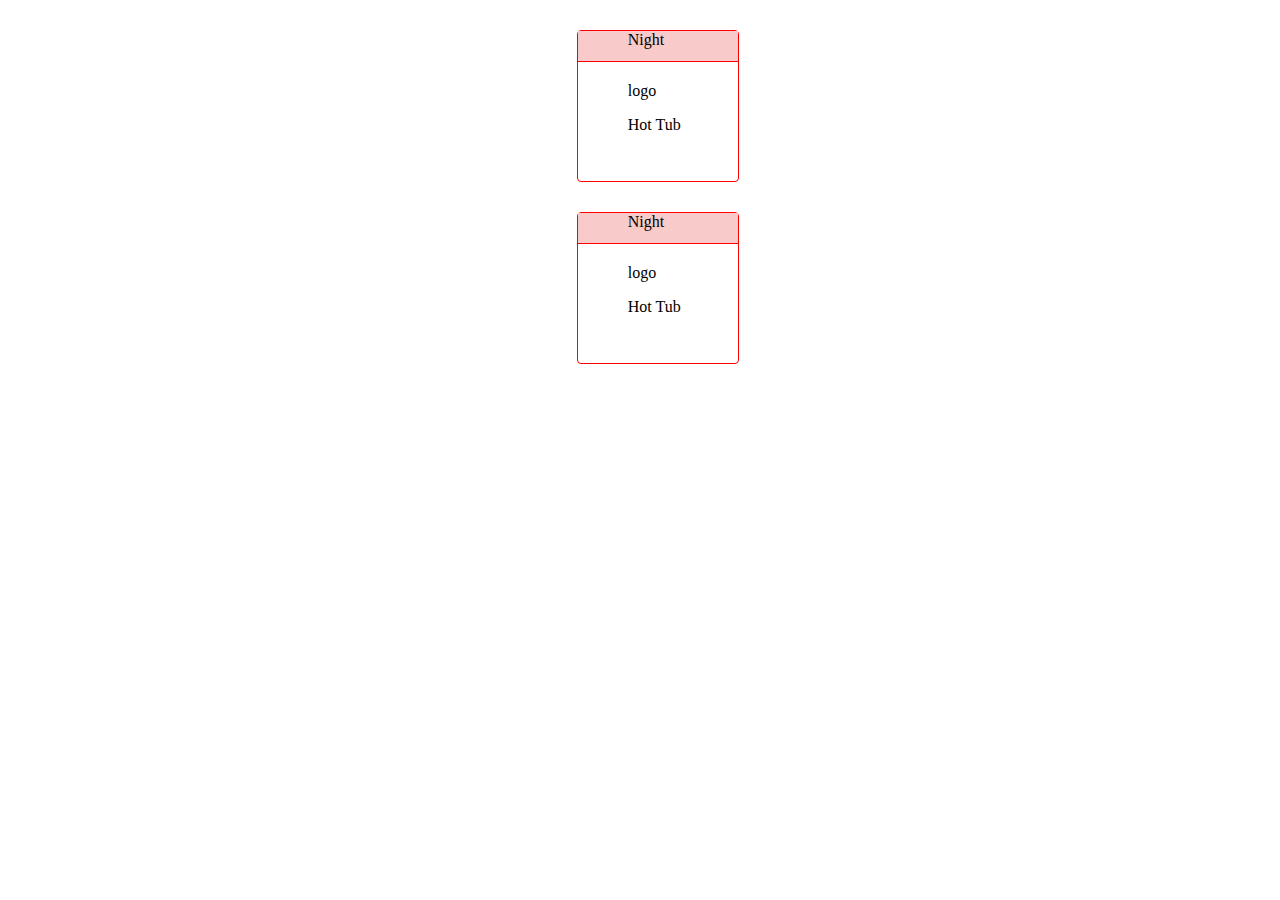
<file: index.html>
<!DOCTYPE html>
<html lang="en">
  <head>
    <meta charset="UTF-8" />
    <meta name="viewport" content="width=device-width, initial-scale=1.0" />
    <title>Document</title>

    <style>
      .big-box {
        border: 1px solid red;

        border-radius: 4px;
        height: 150px;
        width: 160px;
        margin-top: 30px;
        margin-left: 45%;
      }

      .box1 {
        height: 30px;
        background-color: #f9caca;
        border-bottom: 1px solid red;
        padding-left: 50px;
      }
      .box2 {
        padding: 20px 0;
        padding-left: 50px;
      }
    </style>
  </head>

  <body>
    <div class="big-box">
      <div class="box1">Night</div>
      <div class="box2">
        <span>logo</span>
        <p>Hot Tub</p>
      </div>
    </div>

    <div class="big-box">
      <div class="box1">Night</div>
      <div class="box2">
        <span>logo</span>
        <p>Hot Tub</p>
      </div>
    </div>
  </body>
</html>
</file>
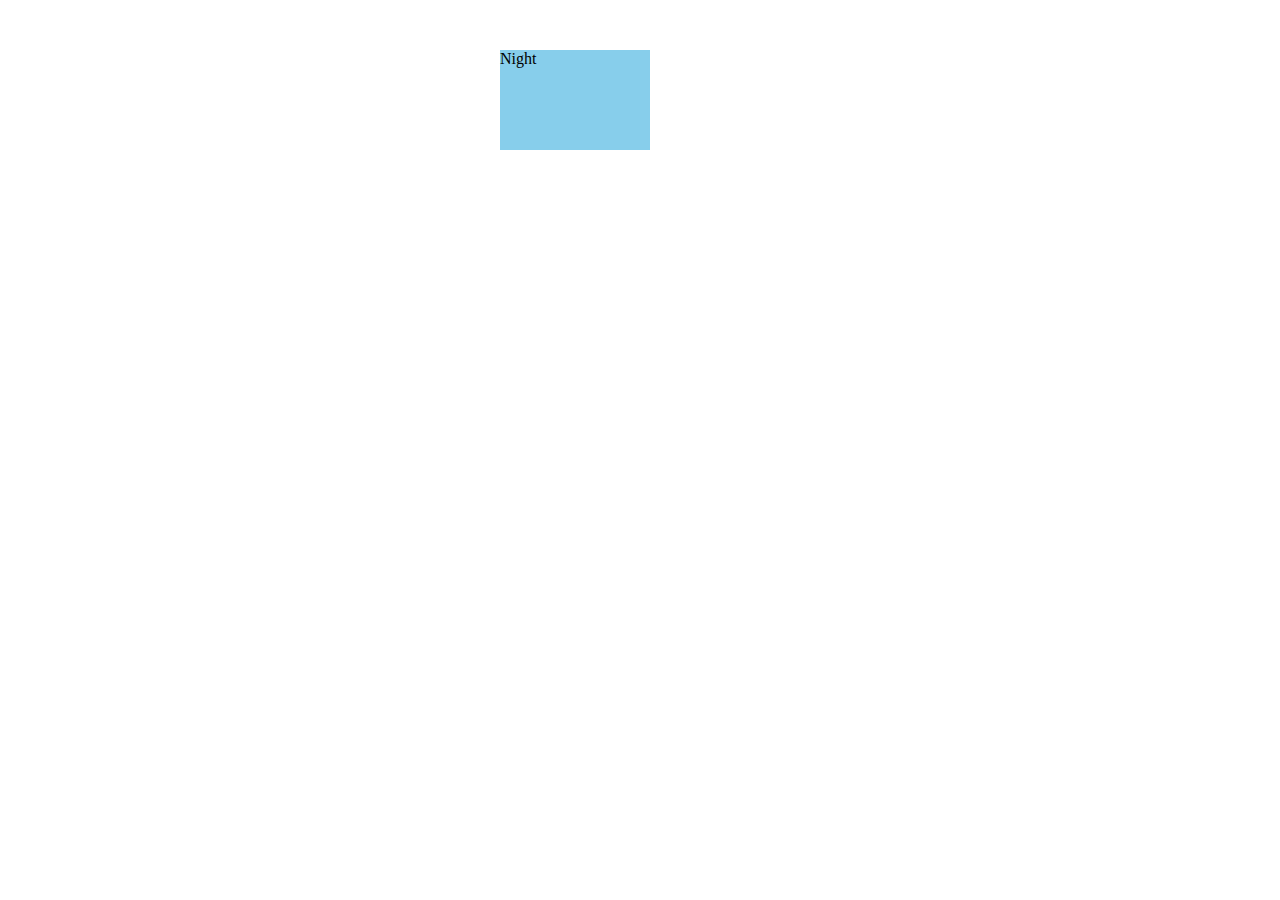
<file: absolute.html>
<!DOCTYPE html>
<html lang="en">
  <head>
    <meta charset="UTF-8" />
    <meta name="viewport" content="width=device-width, initial-scale=1.0" />
    <title>Document</title>
  </head>

  <style>
    .big-circle {
      width: 150px;
      height: 100px;
      background-color: skyblue;
      position: absolute; /* This lets you move it anywhere */
      top: 50px; /* Distance from the top of the page */
      left: 500px; /* Distance from the left side of the page */
    }
  </style>
  <body>
    <div class="big-circle">Night</div>
  </body>
</html>
</file>
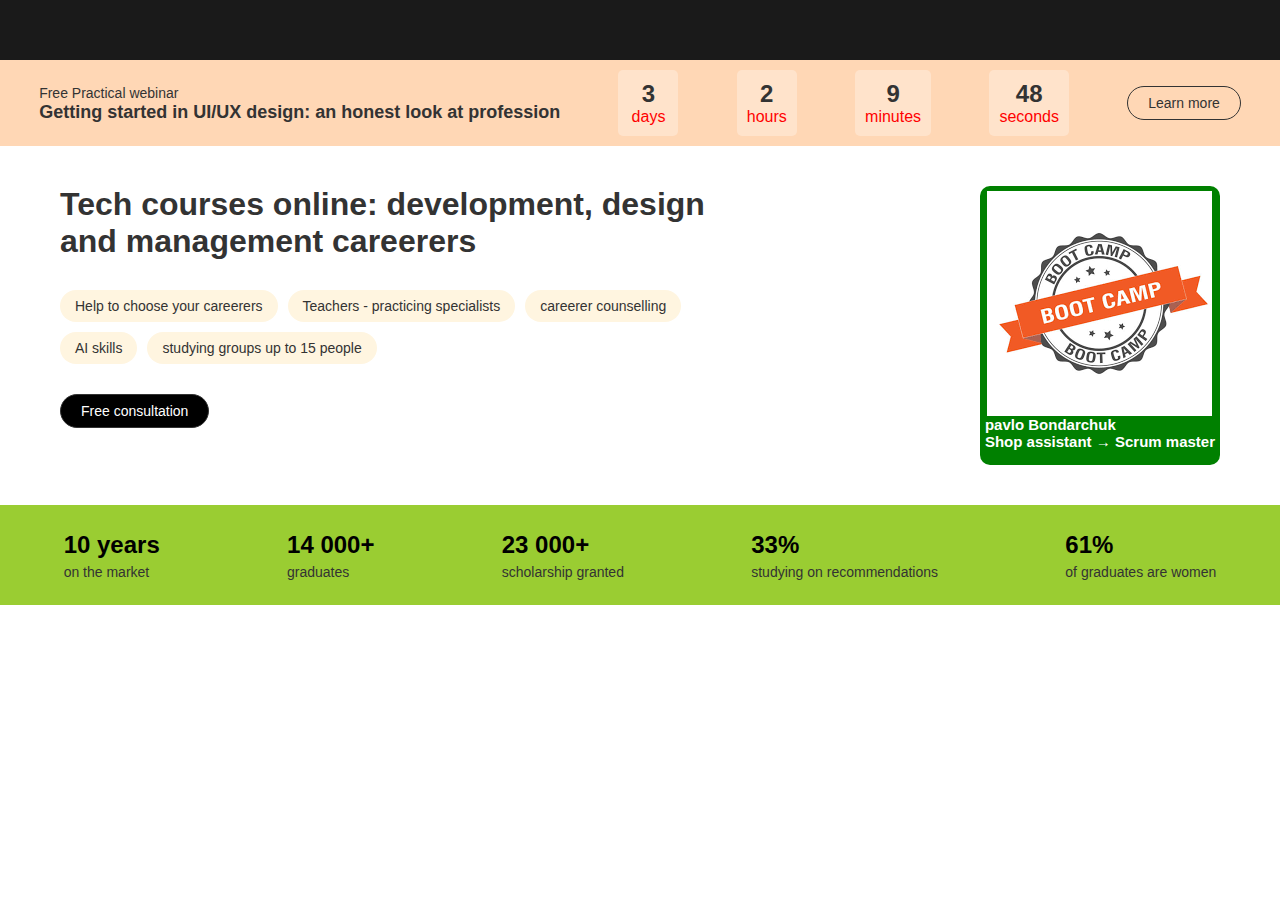
<file: Assignment1.html>
<!DOCTYPE html>
<html lang="en">
  <head>
    <meta charset="UTF-8" />
    <meta name="viewport" content="width=device-width, initial-scale=1.0" />
    <title>Beet Root Academy</title>
    <link rel="stylesheet" href="./Assignment1.css" />
  </head>
  <body>
    <header class="header"></header>
    <section class="bootcamp-banner">
      <div class="bootcamp-info">
        <span class="bootcamp-label">Free Practical webinar</span>
        <h2 class="bootcamp-title">
          Getting started in UI/UX design: an honest look at profession
        </h2>
      </div>
      <div class="countdown">
        <div class="duration-countdown">
          <div class="number">3</div>
          <div class="day">days</div>
        </div>
      </div>

      <div class="countdown">
        <div class="duration-countdown">
          <div class="number">2</div>
          <div class="day">hours</div>
        </div>
      </div>

      <div class="countdown">
        <div class="duration-countdown">
          <div class="number">9</div>
          <div class="day">minutes</div>
        </div>
      </div>

      <div class="countdown">
        <div class="duration-countdown">
          <div class="number">48</div>
          <div class="day">seconds</div>
        </div>
      </div>
      <button class="button">Learn more</button>
    </section>

    <section class="main-content">
      <div class="left-content">
        <h1 class="main-title">
          Tech courses online: development, design and management careerers
        </h1>

        <div class="services-rendered">
          <div class="services">Help to choose your careerers</div>
          <div class="services">Teachers - practicing specialists</div>
          <div class="services">careerer counselling</div>
          <div class="services">AI skills</div>
          <div class="services">studying groups up to 15 people</div>
        </div>
        <button class="consultation-button">Free consultation</button>
      </div>

      <div class="profile-card">
        <img src="./beetroot-image.png" class="profile-image" />
        <div class="profile-name">
          <p>pavlo Bondarchuk</p>
          <p>Shop assistant → Scrum master</p>
        </div>
      </div>
    </section>
    <section class="statistic-section">
      <div class="statistic-item">
        <div class="stat-figure">10 years</div>
        <div class="stat-label">on the market</div>
      </div>
      <div class="statistic-item">
        <div class="stat-figure">14 000+</div>
        <div class="stat-label">graduates</div>
      </div>
      <div class="statistic-item">
        <div class="stat-figure">23 000+</div>
        <div class="stat-label">scholarship granted</div>
      </div>
      <div class="statistic-item">
        <div class="stat-figure">33%</div>
        <div class="stat-label">studying on recommendations</div>
      </div>
      <div class="statistic-item">
        <div class="stat-figure">61%</div>
        <div class="stat-label">of graduates are women</div>
      </div>
    </section>
    <!-- <div class="footer"></div> -->
  </body>
</html>
</file>
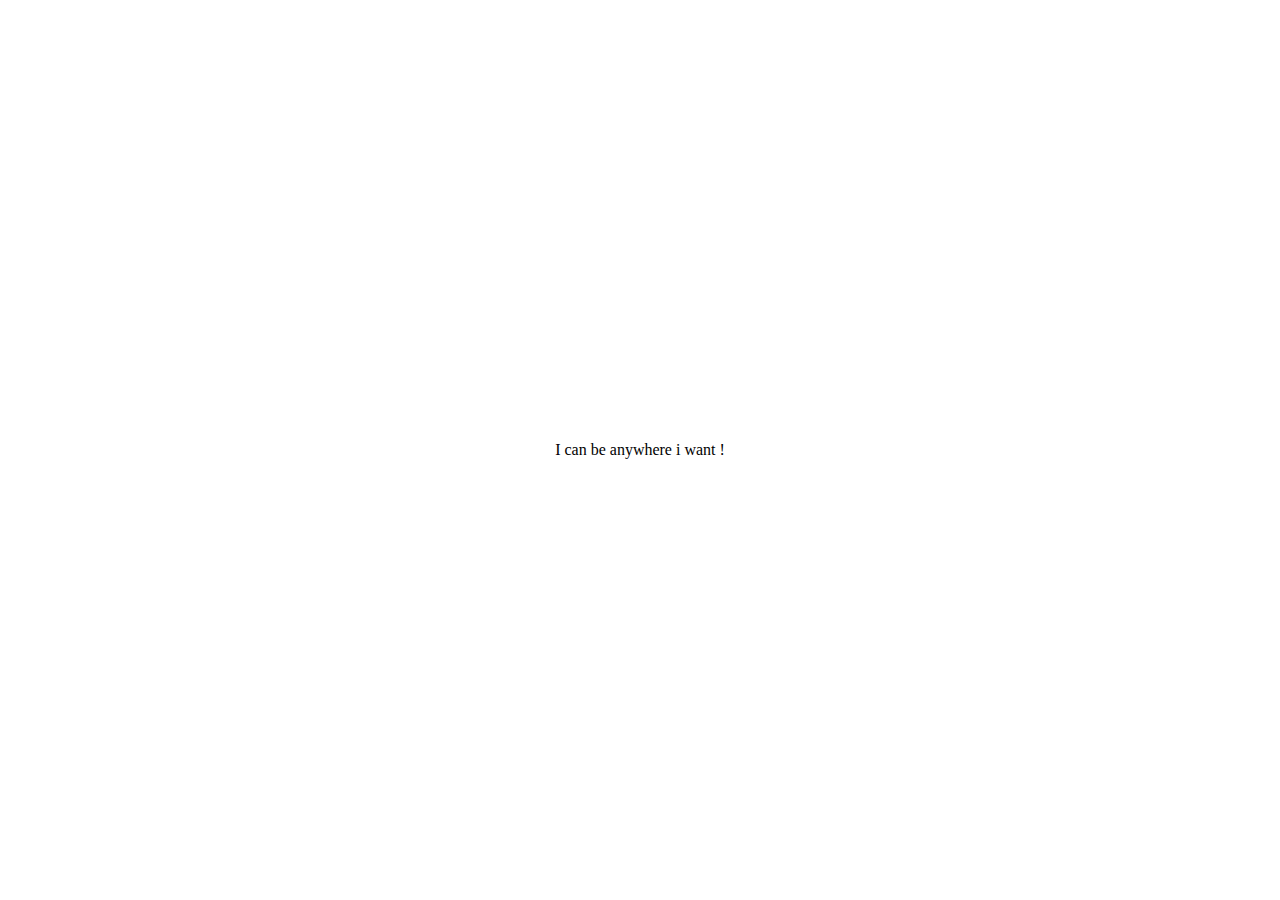
<file: centered.html>
<!DOCTYPE html>
<html lang="en">
  <head>
    <meta charset="UTF-8" />
    <meta name="viewport" content="width=device-width, initial-scale=1.0" />
    <title>Document</title>
  </head>

  <style>
    .my-container {
      position: absolute;
      top: 50%;
      left: 50%;
      transform: translate(-50%, -50%);
    }
  </style>
  <body>
    <div class="my-container">I can be anywhere i want !</div>
  </body>
</html>
</file>
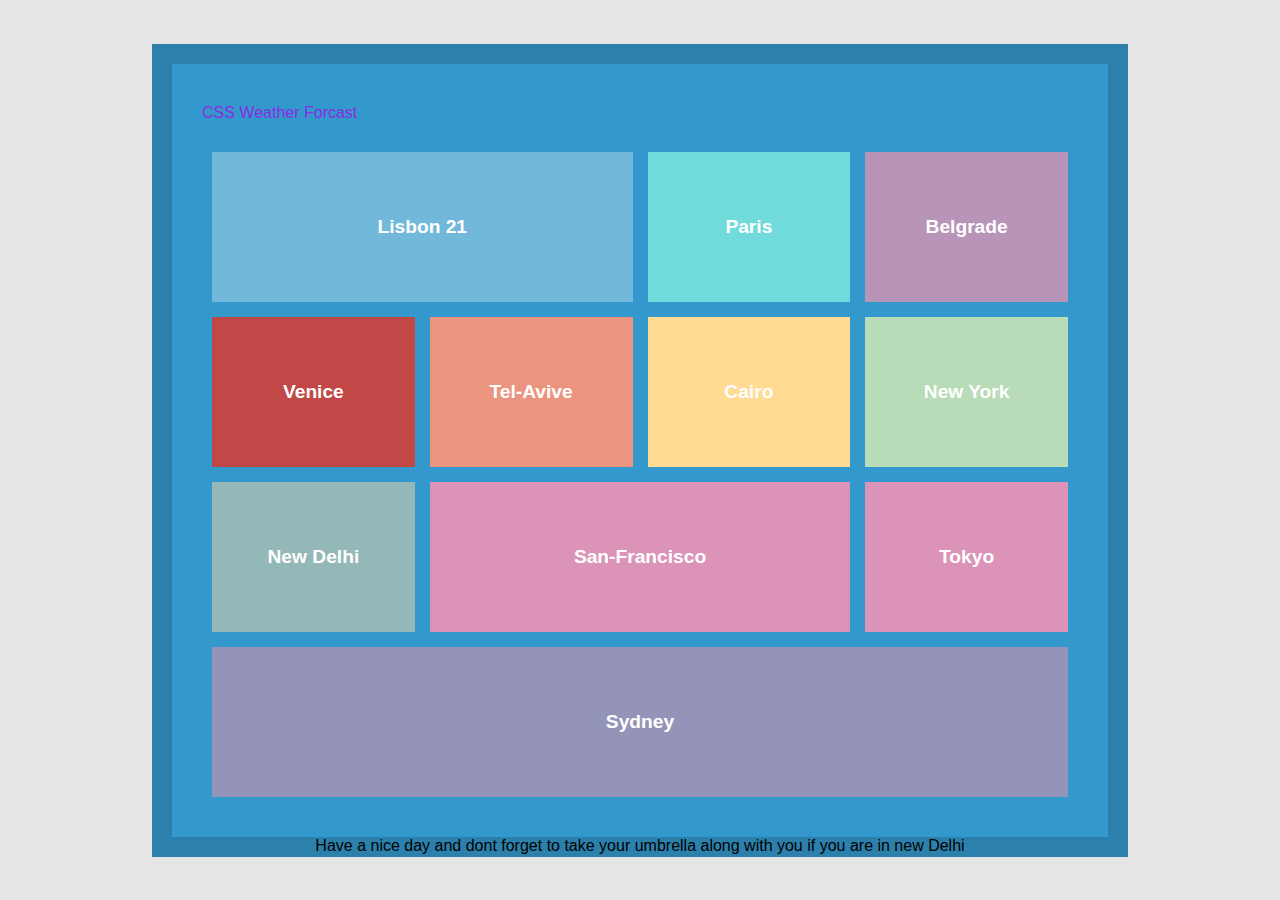
<file: Figma.html>
<!DOCTYPE html>
<html lang="en">
  <head>
    <meta charset="UTF-8" />
    <meta name="viewport" content="width=device-width, initial-scale=1.0" />
    <link rel="stylesheet" href="./Figma.css" />
    <title>Figma</title>
  </head>
  <body>
    
    <section class="overall-box">
      <p class="overall-text">CSS Weather Forcast</p>
      
      <div class="main-content">
        <div class="box box-lisbon">Lisbon 21</div>
        <div class="box box-paris">Paris</div>
        <div class="box box-belgrade">Belgrade</div>
        <div class="box box-venice">Venice</div>
        <div class="box box-Tel-Avive">Tel-Avive</div>
        <div class="box box-cairo">Cairo</div>
        <div class="box box-new-york">New York</div>
        <div class="box box-new-delhi">New Delhi</div>
        <div class="box box-san-francisco">San-Francisco</div>
        <div class="box box-tokyo">Tokyo</div>
        <div class="box box-sydney">Sydney</div>
      </div>
      
    </section>
    <p class="overall-bottom-text">
      Have a nice day and dont forget to take your umbrella along with you if
      you are in new Delhi
    </p>
  </body>
</html>
</file>
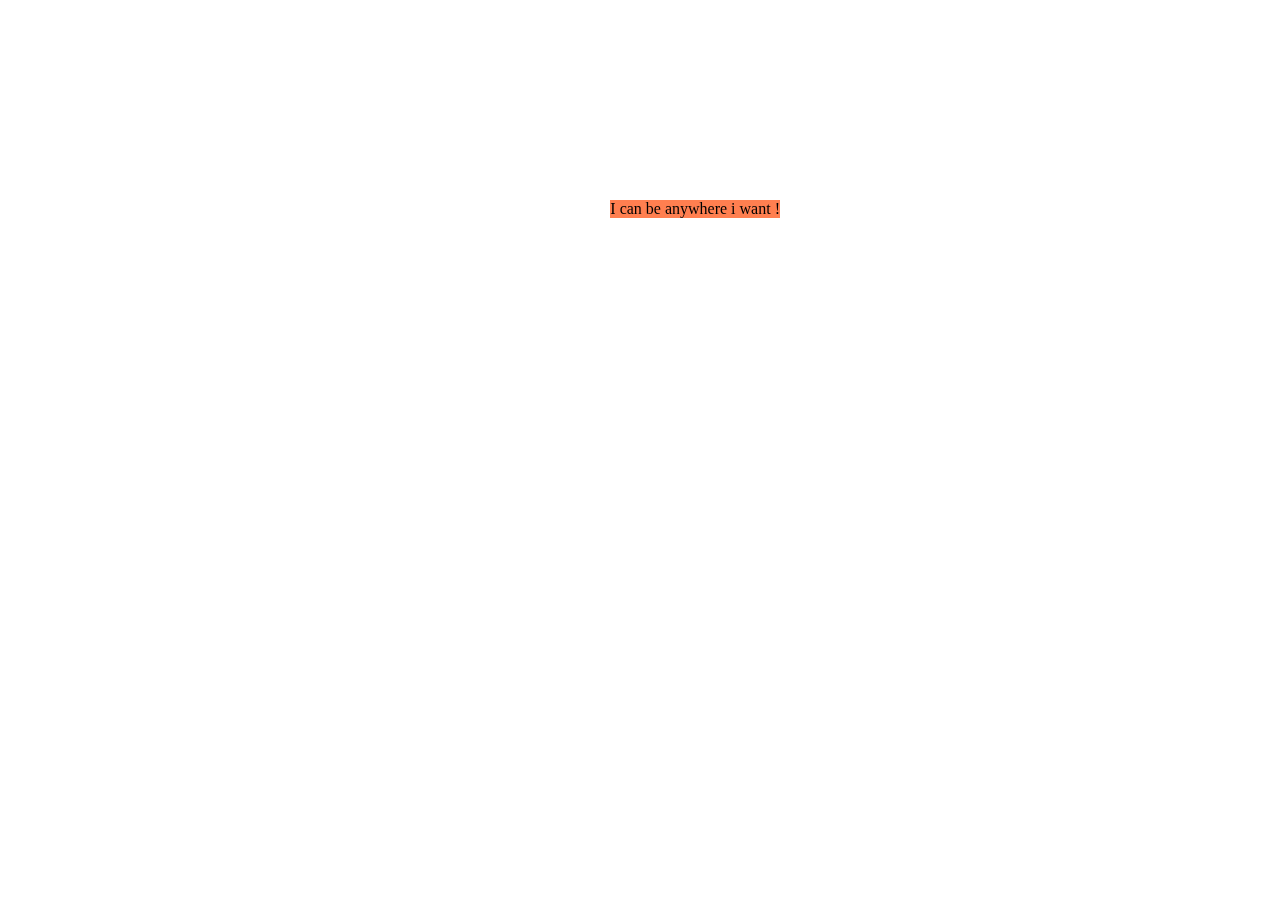
<file: fixed.html>
<!DOCTYPE html>
<html lang="en">
  <head>
    <meta charset="UTF-8" />
    <meta name="viewport" content="width=device-width, initial-scale=1.0" />
    <title>Document</title>
  </head>

  <style>
    .my-container {
      position: fixed;
      top: 200px;
      right: 500px;
      background-color: coral;
    }
  </style>
  <body>
    <div class="my-container">I can be anywhere i want !</div>
  </body>
</html>
</file>
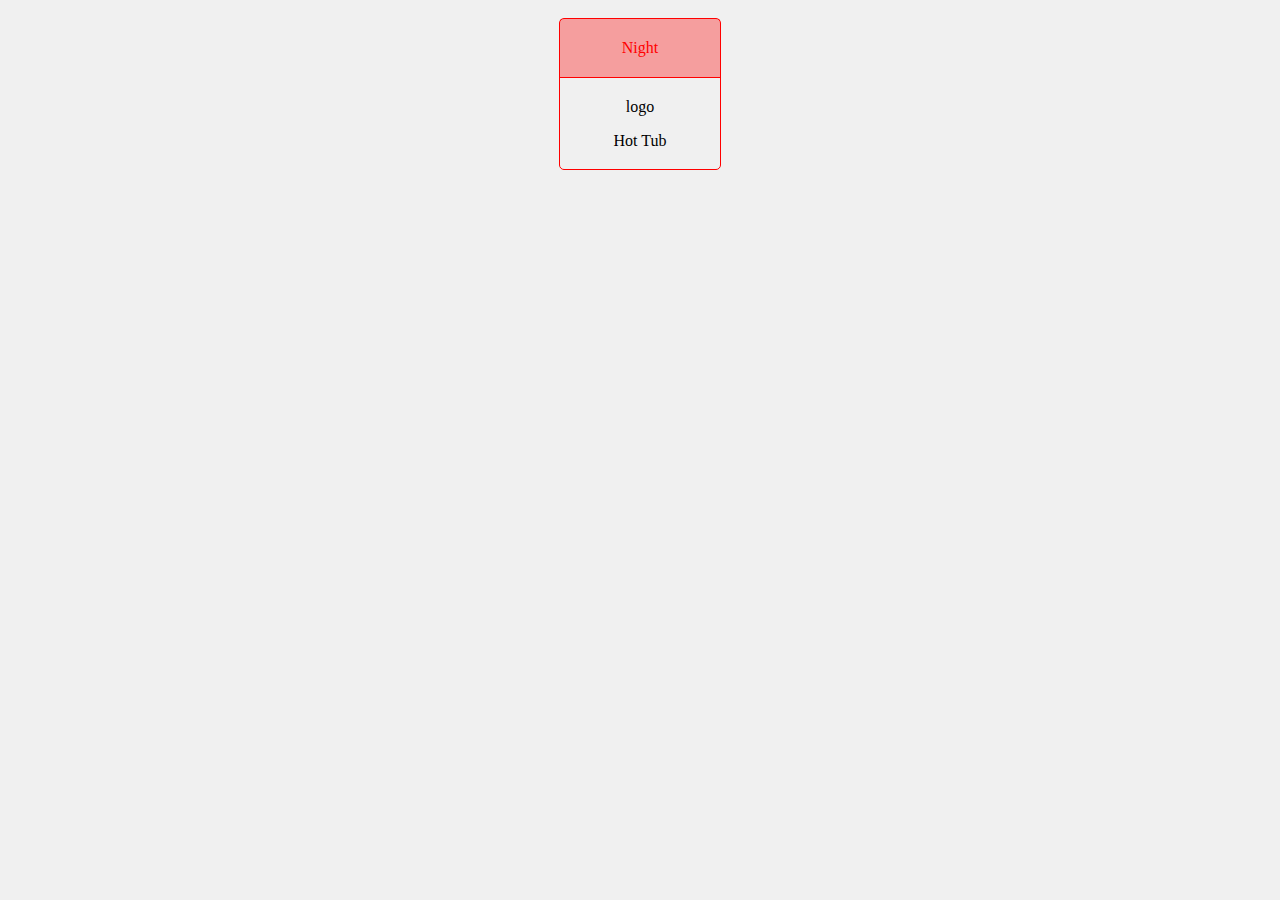
<file: flexbox.html>
<!DOCTYPE html>
<html lang="en">
  <head>
    <meta charset="UTF-8" />
    <meta name="viewport" content="width=device-width, initial-scale=1.0" />
    <title>Document</title>

    <style>
      body {
        display: flex;
        justify-content: center;
        align-items: center;
        background-color: #f0f0f0;
        padding-top: 10px;
      }
      .outer-container {
        display: flex;
        flex-direction: column;
        border: 1px solid red;
        border-radius: 5px;
        width: 160px;
        height: 150px;
      }

      .top {
        display: flex;
        justify-content: center;
        align-items: center;
        padding: 20px 0;
        background-color: rgba(255, 0, 0, 0.342);
        color: red;
        border-bottom: 1px solid red;
      }
      .bottom {
        display: flex;
        flex-direction: column;
        justify-content: center;
        align-items: center;
        padding: 20px 0;
      }
    </style>
  </head>

  <body>
    <div class="outer-container">
      <div class="top">Night</div>
      <div class="bottom">
        <span>logo</span>
        <p>Hot Tub</p>
      </div>
    </div>
  </body>
</html>
</file>
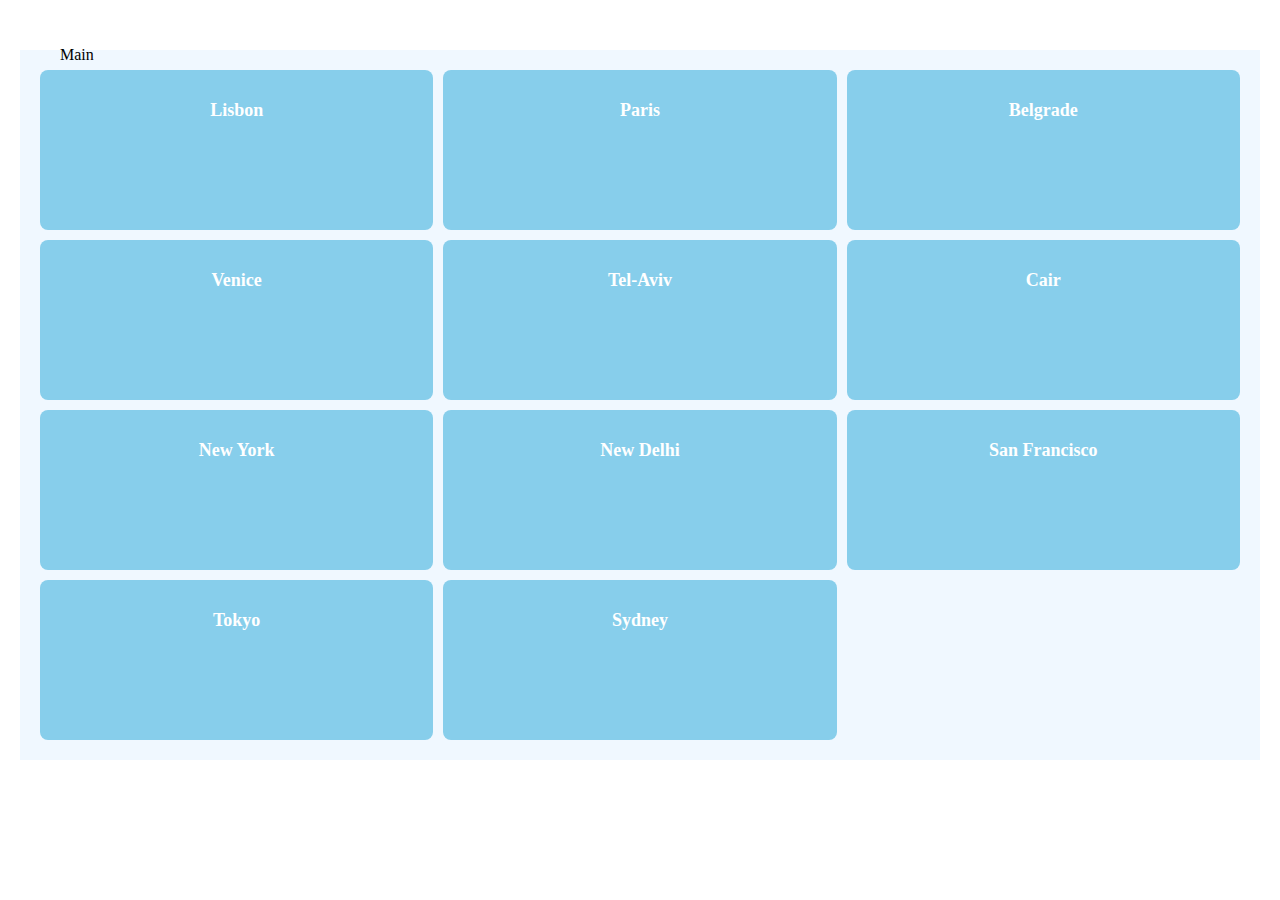
<file: jj.html>
<!DOCTYPE html>
<html>
<head>
  <title>Weather Dashboard</title>
  <link rel="stylesheet" href="jj.css">
</head>

<header>
  <p>Main</p>
</header>
<body>

  <div class="weather-grid">
    <div class="box">Lisbon</div>
    <div class="box">Paris</div>
    <div class="box">Belgrade</div>
    <div class="box">Venice</div>
    <div class="box">Tel-Aviv</div>
    <div class="box">Cair</div>
    <div class="box">New York</div>
    <div class="box">New Delhi</div>
    <div class="box">San Francisco</div>
    <div class="box">Tokyo</div>
    <div class="box">Sydney</div>
  </div>

</body>
</html>
</file>
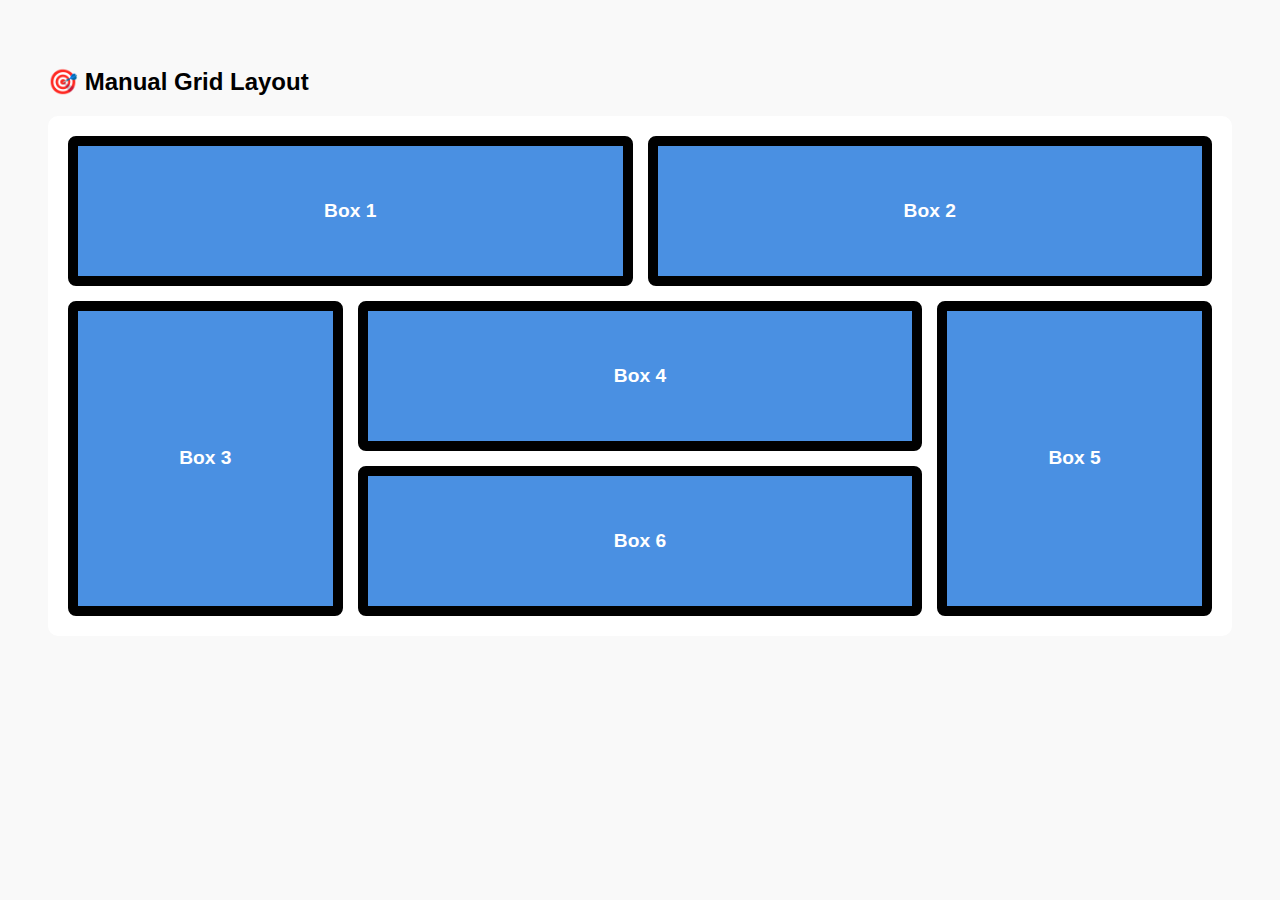
<file: jj1.html>
<!DOCTYPE html>
<html lang="en">
<head>
  <meta charset="UTF-8" />
  <meta name="viewport" content="width=device-width, initial-scale=1.0" />
  <title>Manual Grid Placement</title>
  <style>
    body {
      font-family: sans-serif;
      padding: 40px;
      background: #f9f9f9;
    }

    .grid-container {
      display: grid;
      grid-template-columns: repeat(4, 1fr); /* 4 columns */
      grid-template-rows: repeat(3, 150px);  /* 3 rows, 150px tall */
      gap: 15px;
      background: #ffffff;
      padding: 20px;
      border-radius: 10px;
    }

    .box {
      background-color: #4a90e2;
      color: white;
      font-weight: bold;
      font-size: 1.2rem;
      border-radius: 8px;
      display: flex;
      align-items: center;
      justify-content: center;
      border: 10px solid black;
    }

    /* Position each box manually */
    .box1 {
      grid-column: 1 / 3; /* spans column 1 to 3 (2 columns wide) */
      grid-row: 1 / 2;
    }

    .box2 {
      grid-column: 3 / 5; /* spans 2 columns */
      grid-row: 1 / 2;
    }

    .box3 {
      grid-column: 1 / 2;
      grid-row: 2 / 4;     /* spans 2 rows */
    }

    .box4 {
      grid-column: 2 / 4;
      grid-row: 2 / 3;
    }

    .box5 {
      grid-column: 4 / 5;
      grid-row: 2 / 4;     /* spans 2 rows */
    }

    .box6 {
      grid-column: 2 / 4;
      grid-row: 3 / 4;
    }
  </style>
</head>
<body>

  <h2>🎯 Manual Grid Layout</h2>

  <div class="grid-container">
    <div class="box box1">Box 1</div>
    <div class="box box2">Box 2</div>
    <div class="box box3">Box 3</div>
    <div class="box box4">Box 4</div>
    <div class="box box5">Box 5</div>
    <div class="box box6">Box 6</div>
  </div>

</body>
</html>
</file>
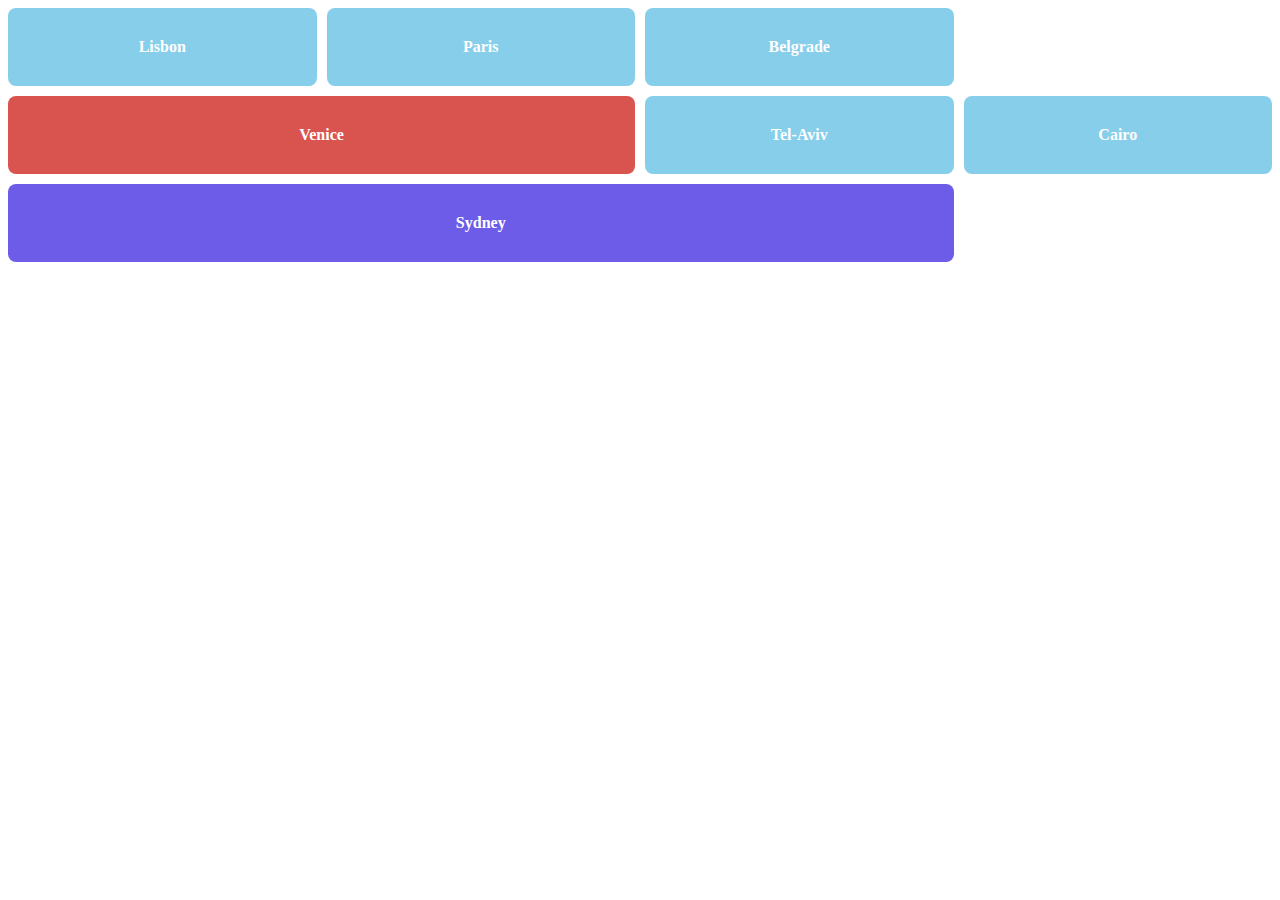
<file: kk.html>
<!DOCTYPE html>
<html lang="en">
  <head>
    <meta charset="UTF-8" />
    <meta name="viewport" content="width=device-width, initial-scale=1.0" />
    <title>Document</title>
    <link rel="stylesheet" href="kk.css" />
  </head>
  <body>
    <div class="weather-grid">
      <div class="box lisbon">Lisbon</div>
      <div class="box paris">Paris</div>
      <div class="box belgrade">Belgrade</div>

      <div class="box venice">Venice</div>
      <div class="box tel-aviv">Tel-Aviv</div>
      <div class="box cair">Cairo</div>

      <div class="box sydney">Sydney</div>
    </div>
  </body>
</html>
</file>
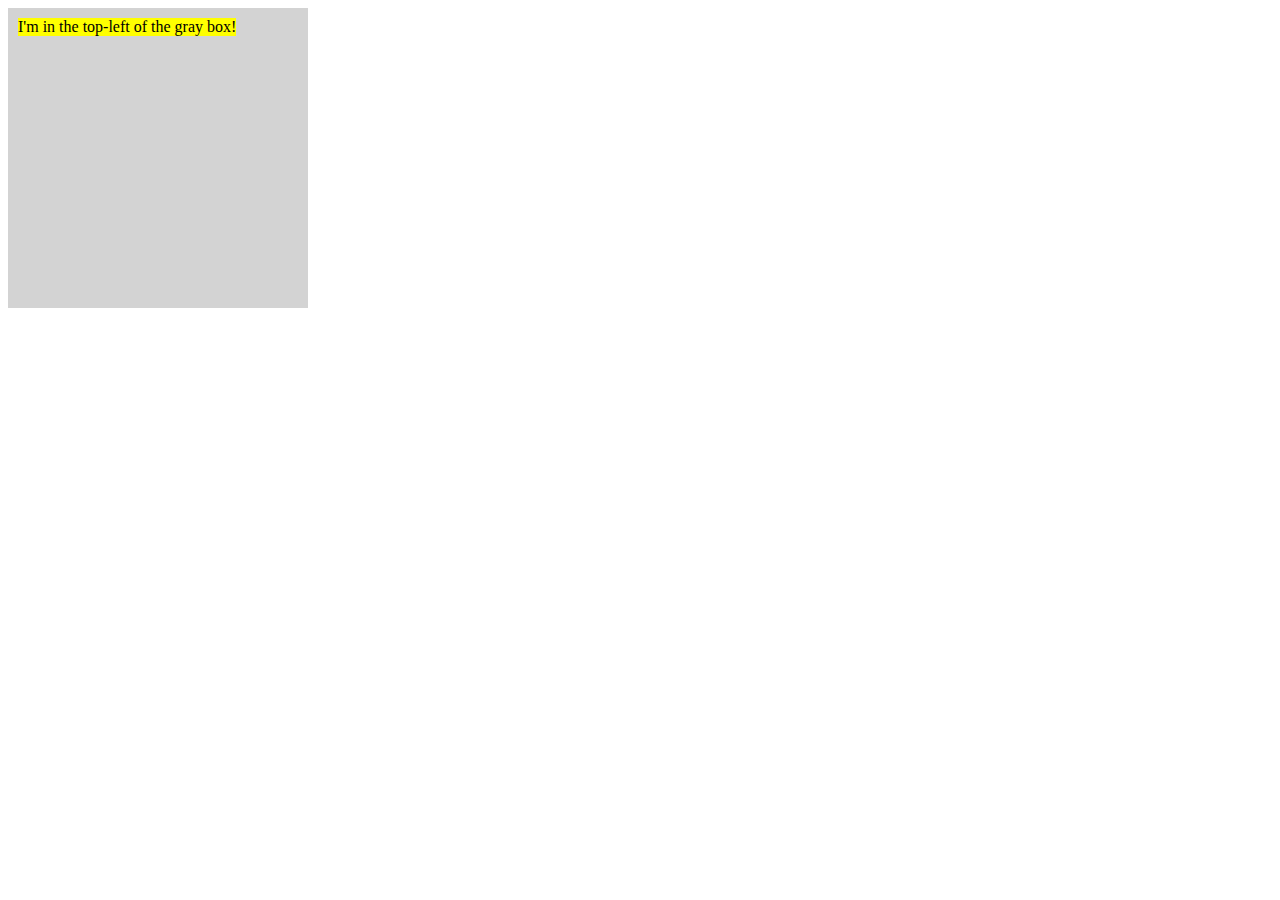
<file: relative.html>
<!DOCTYPE html>
<html lang="en">
  <head>
    <meta charset="UTF-8" />
    <meta name="viewport" content="width=device-width, initial-scale=1.0" />
    <title>Document</title>
  </head>
  <body>
    <div
      style="
        width: 300px;
        height: 300px;
        background: lightgray;
        position: relative;
      "
    >
      <div
        style="position: absolute; top: 10px; left: 10px; background: yellow"
      >
        I'm in the top-left of the gray box!
      </div>
    </div>
  </body>
</html>
</file>
<file: Assignment1.css>
*{
  margin: 0;
  padding:0;
  box-sizing: border-box;
  font-family: 'Arial', sans-serif;
}

body{
  background-color: #fff;
  color: #333;
  
}

.header{
  background-color: #1a1a1a;  
  height : 60px;
  width: 100%;
}

.bootcamp-banner{
  background-color: #ffd7b5;
  padding: 10px;
  display:flex;
  justify-content:space-around;
  align-items: center;
  width: 100%;

}

/* .bootcamp-info{
  display: flex;
  flex-direction: column;
} */

.bootcamp-label{
font-size: 14px;
color: #333;
margin-bottom: 5px;

}

.bootcamp-title{
  font-size: 18px;
  font-weight: bold;
  color: #333;
}

.countdown{
  display:flex;
  gap: 5px;
  color: red;
}

.duration-countdown{
  background-color: rgba(255, 255, 255, 0.3);
  border-radius: 5px;
  padding: 10px;
  min-width: 60px;
  text-align: center;
}

.number{
  font-size: 24px;
  font-weight: bold;
  color: #333;
}

.time-label{
  font-size: 12px;
  color: #333;
}

.button{
  background-color: transparent;
  color: #333;
  padding: 8px 20px;
  border: 1px solid #333;
  border-radius: 999px;
  cursor: pointer;
  font-size: 14px;
  text-decoration: none;
}

.main-content{
  display: flex;
  justify-content: space-between;
  padding: 40px 20px;
  max-width: 1200px;
  margin: 0 auto;
}

.left-content{
  max-width: 60%;
}

.main-title{
  font-size:32px;
  font-weight: bold;
  color: #333;
  margin-bottom: 30px;

}

.services-rendered{
  display: flex;
  flex-wrap: wrap;
  gap: 10px;
  margin-bottom: 30px;
}

.services{
  background-color: #fff5e0;
  border-radius: 50px;
  padding: 8px 15px;
  font-size: 14px;
  color: #333;
}

.consultation-button{
  
    background-color: black;
    color: white;
    padding: 8px 20px;
    border: 1px solid #333;
    border-radius: 999px;
    cursor: pointer;
    font-size: 14px;
    text-decoration: none;
  }
  .profile-card{
    background-color: green;
    padding: 5px;
    display: flex;
    flex-direction: column;
    align-items: center;
    border-radius: 10px;
    
  }

  .profile-name{
    font-size: 15px;
    font-weight: bold;
    color: brown;
    margin-bottom: 10px;
    color: white;
  }

  .statistic-section{
    display: flex;
    justify-content: space-around;
    background-color: yellowgreen;
    align-content: center;
    height : 100px;
    align-items: center;
  }

  .stat-figure {
    font-weight: bold;
    font-size: 24px;
    color: black;
    margin-bottom: 5px;
  }

  .stat-label {
    font-size: 14px;
  }

  .static-item{
    display: flex;
    flex-direction: column;
    align-items: center;
    justify-content: center;
    
  }

  /* .footer{
    background-color: #1a1a1a;
    height: 250px;
    width:100%;
    margin: 10px;
  } */
</file>
<file: Figma.css>
body{
    background-color: #e5e5e5;
    margin: 0;
    padding: 0;
    box-sizing: border-box;
    font-family: 'Arial', sans-serif;
    min-height: 100vh;
    display: flex;
    justify-content: center;
    align-items: center;
}



/* header p{
    position: relative;
    top: 20px;
    left: 120px;
    border: 5px ;

} */

.overall-box{
    width: 70%;
    height: auto;
    border: 20px solid #2b80ac;
    background-color: #3399cc;
    margin: auto;
    padding: 20px;
}

.overall-bottom-text{
    position: absolute;
    bottom: 30px;
    color: black;
    margin: 15px ;
    
    
}

.overall-text{
    text-align: left;
    color: blueviolet;
    margin: 10px 0;
    padding-left: 10px;
    padding-top: 10px;
}

.external-box{
    display: flex;
    align-items: center;
    justify-content:center;
    width:80%;
    height:40vh;
    border: 20px solid #2b80ac;
    background-color: #3399cc;
    margin: auto;
}

.main-content{
    display: grid;
    grid-template-columns: repeat(4, 1fr);
    grid-template-rows: repeat(4, 150px);
    gap: 15px;
    padding: 20px;
    border-radius: 10px;
    
}

.box{
    display: flex;
    align-items: center;
    justify-content: center;
    color: white;
    font-weight: bold;
    font-size: 1.2rem;
    background-color: black;
}

.box-lisbon{
    grid-column: 1/3;
    grid-row: 1/2;
    background-color:#71B8DB;

}
.box-paris{
    grid-column: 3/4;
    grid-row: 1/2;
    background-color:#71DBDB ;

}
.box-belgrade{
    grid-column: 4/5;
    grid-row: 1/2;
    background-color:#B894B8;
    

}
.box-venice{
    grid-column: 1/2;
    grid-row: 2/3;
    background-color:#C24747;
    

}
.box-Tel-Avive{
    grid-column: 2/3;
    grid-row: 2/3;
    background-color:#EB9581;
    

}

.box-cairo{
    grid-column: 3/4;
    grid-row: 2/3;
    background-color:#FFDB94;
    

}
.box-new-york{
    grid-column: 4/5;
    grid-row: 2/3;
    background-color:#B8DBB8;
    

}
.box-new-delhi{
    grid-column: 1/2;
    grid-row: 3/4;
    background-color:#94B8B8;
    

}
.box-san-francisco{
    grid-column: 2/4;
    grid-row: 3/4;
    background-color:#DB94B8;
    

}

.box-tokyo{
    grid-column: 4/5;
    grid-row: 3/4;
    background-color:#DB94B8;
    

}
.box-sydney{
    grid-column: 1/5;
    grid-row: 4/5;
    background-color:#9494B8;
    

}
</file>
<file: jj.css>
/* The big container holding all boxes */


header{
  position: absolute;
  top: 20px;
  left: 50px;
  padding: 10px;
}
.weather-grid {
  display: grid;                      /* Turn on grid system */
  grid-template-columns: repeat(3, 1fr); /* 3 equal columns */
  gap: 10px;                          /* space between boxes */
  max-width: 1200px;
  margin: 50px auto;                 /* center the whole grid */
  padding: 20px;
  background: #f0f8ff;
}

/* Each box */
.box {
  background-color: skyblue;
  color: white;
  font-size: 18px;
  font-weight: bold;
  padding: 30px;
  text-align: center;
  border-radius: 8px;
  height: 100px;
}
</file>
<file: kk.css>
.weather-grid {
    display: grid;
    grid-template-columns: repeat(4, 1fr);
    gap: 10px;
  }
  
  /* Normal box */
  .box {
    background: skyblue;
    padding: 30px;
    text-align: center;
    color: white;
    font-weight: bold;
    border-radius: 8px;
  }
  
  /* Custom width using column span */
  .venice {
    background: #d9534f;
    grid-column: span 2; /* spans 2 columns */
  }
  
  .sydney {
    background: #6c5ce7;
    grid-column: span 3; /* spans all 3 columns */
  }
</file>
